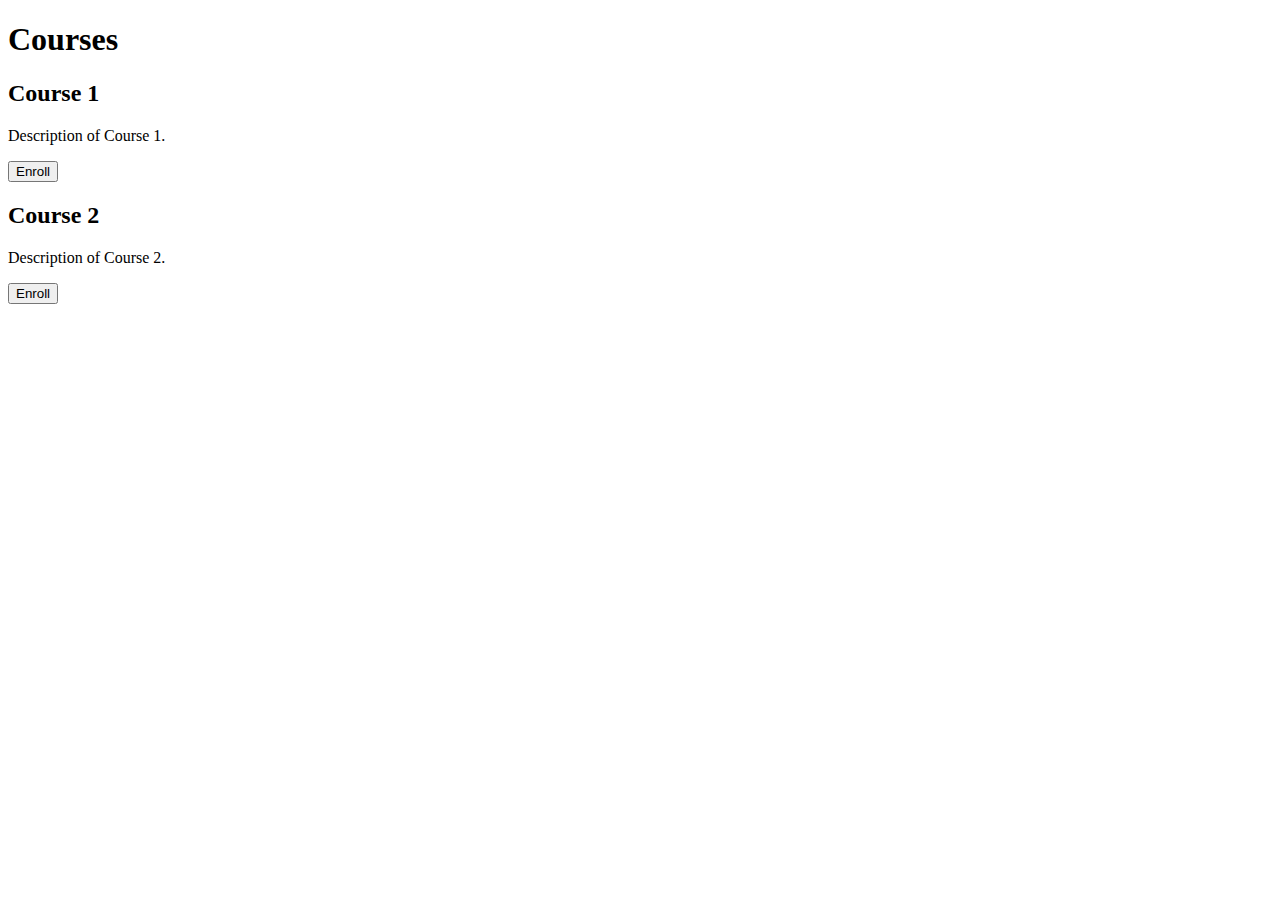
<file: courses.html>
<!DOCTYPE html>
<html lang="en">
<head>
    <meta charset="UTF-8">
    <meta name="viewport" content="width=device-width, initial-scale=1.0">
    <title>Document</title>
</head>
<body>
    <header class="bg-gray-800 text-white p-4">
        <h1 class="text-2xl font-bold">Courses</h1>
    </header>

    <main class="p-4">
        <div class="grid grid-cols-1 md:grid-cols-2 lg:grid-cols-3 gap-4">
            <div class="bg-white p-6 rounded-lg shadow-lg">
                <h2 class="text-xl font-semibold mb-2">Course 1</h2>
                <p class="text-gray-700">Description of Course 1.</p>
                <button class="mt-4 bg-blue-600 text-white px-4 py-2 rounded hover:bg-blue-700">Enroll</button>
            </div>
            <div class="bg-white p-6 rounded-lg shadow-lg">
                <h2 class="text-xl font-semibold mb-2">Course 2</h2>
                <p class="text-gray-700">Description of Course 2.</p>
                <button class="mt-4 bg-blue-600 text-white px-4 py-2 rounded hover:bg-blue-700">Enroll</button>
        

</body>
</html>
</file>
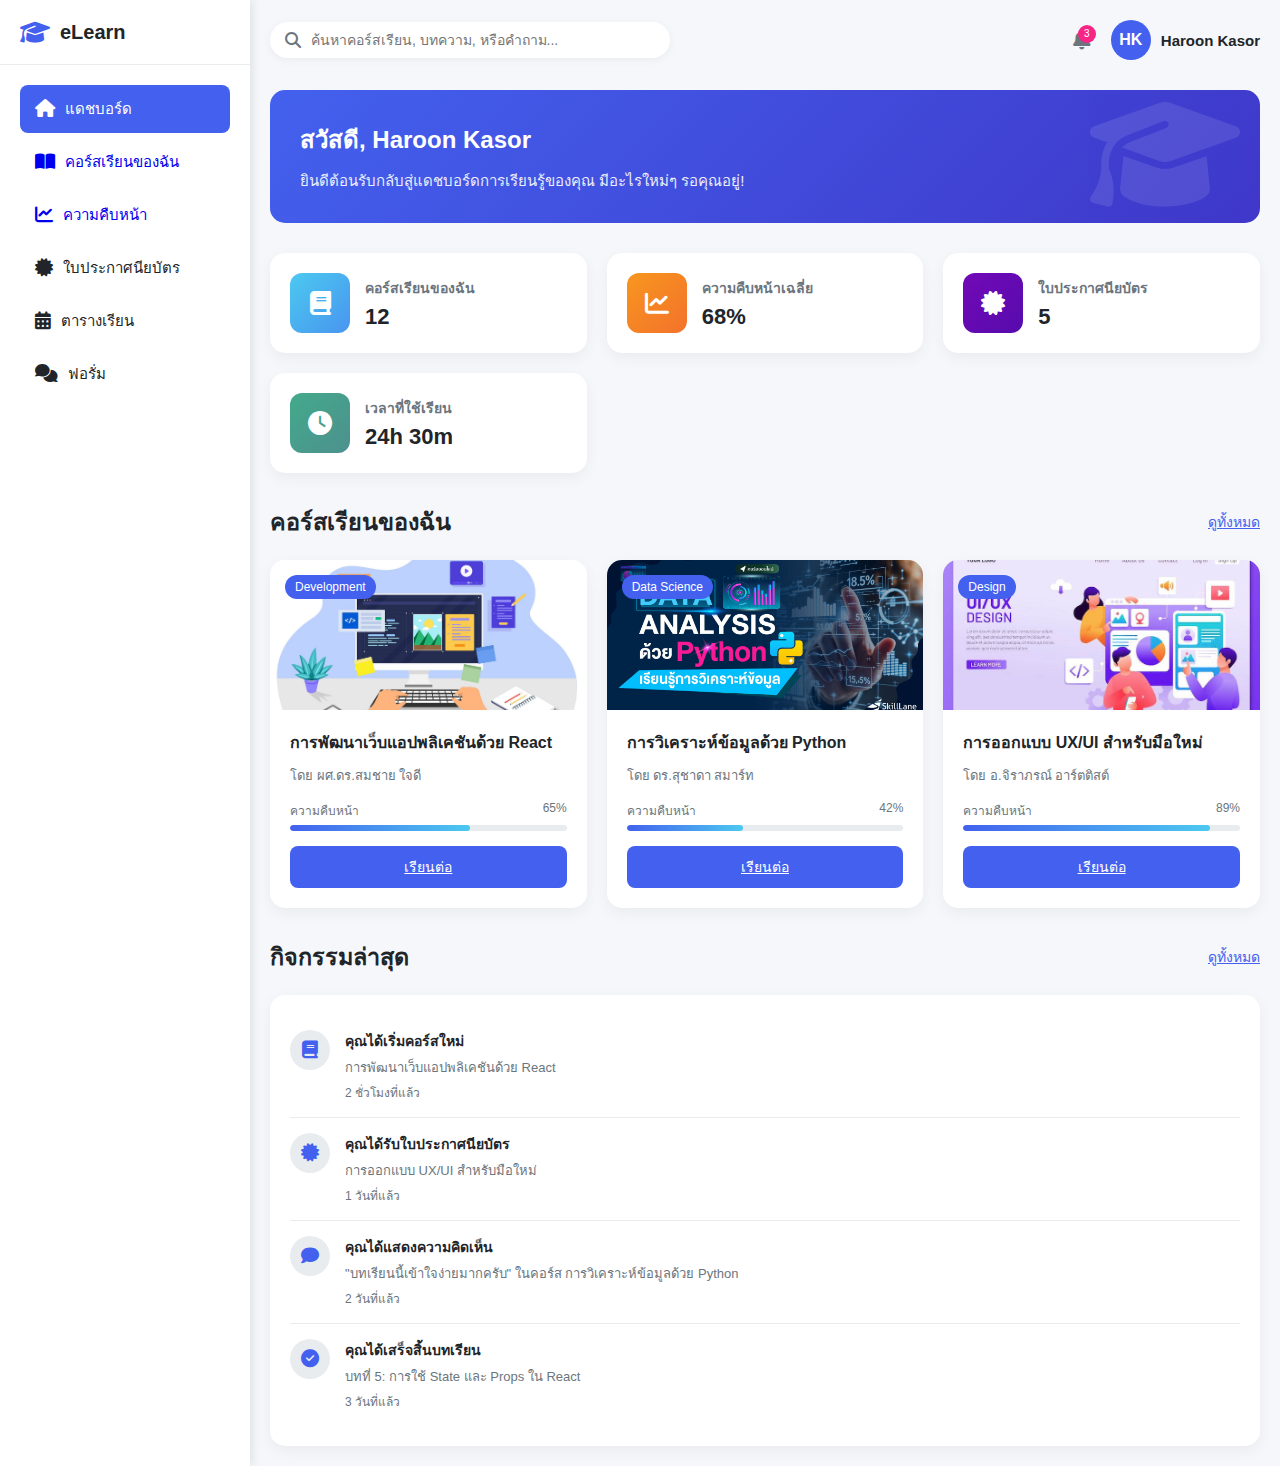
<file: dashboard.html>
<!DOCTYPE html>
<html lang="th">
<head>
    <meta charset="UTF-8">
    <meta name="viewport" content="width=device-width, initial-scale=1.0">
    <title>Dashboard eLearning</title>
    <link rel="stylesheet" href="https://cdnjs.cloudflare.com/ajax/libs/font-awesome/6.4.0/css/all.min.css">
    <style>
        :root {
            --primary: #4361ee;
            --primary-dark: #3a56d4;
            --secondary: #3f37c9;
            --light: #f8f9fa;
            --dark: #212529;
            --gray: #6c757d;
            --light-gray: #e9ecef;
            --success: #4cc9f0;
            --warning: #f8961e;
            --danger: #f72585;
        }

        * {
            margin: 0;
            padding: 0;
            box-sizing: border-box;
            font-family: 'Segoe UI', Tahoma, Geneva, Verdana, sans-serif;
        }

        body {
            background-color: #f5f7fb;
            color: var(--dark);
        }

        .dashboard {
            display: grid;
            grid-template-columns: 250px 1fr;
            min-height: 100vh;
        }

        /* Sidebar */
        .sidebar {
            background: white;
            box-shadow: 2px 0 10px rgba(0, 0, 0, 0.1);
            padding: 20px 0;
        }

        .logo {
            display: flex;
            align-items: center;
            padding: 0 20px 20px;
            margin-bottom: 20px;
            border-bottom: 1px solid var(--light-gray);
        }

        .logo i {
            font-size: 24px;
            color: var(--primary);
            margin-right: 10px;
        }

        .logo h1 {
            font-size: 20px;
            font-weight: 700;
        }

        .menu {
            padding: 0 20px;
        }

        .menu-item {
            display: flex;
            align-items: center;
            padding: 12px 15px;
            margin-bottom: 5px;
            border-radius: 8px;
            cursor: pointer;
            transition: all 0.3s;
            text-decoration: none;
        }

        .menu-item:hover {
            background-color: var(--light-gray);
        }

        .menu-item.active {
            background-color: var(--primary);
            color: white;
        }

        .menu-item i {
            margin-right: 10px;
            font-size: 18px;
        }

        .menu-item span {
            font-size: 15px;
            font-weight: 500;
        }

        /* Main Content */
        .main-content {
            padding: 20px;
        }

        /* Top Bar */
        .top-bar {
            display: flex;
            justify-content: space-between;
            align-items: center;
            margin-bottom: 30px;
        }

        .search-bar {
            display: flex;
            align-items: center;
            background: white;
            padding: 10px 15px;
            border-radius: 30px;
            width: 400px;
            box-shadow: 0 2px 10px rgba(0, 0, 0, 0.05);
        }

        .search-bar i {
            color: var(--gray);
            margin-right: 10px;
        }

        .search-bar input {
            border: none;
            outline: none;
            width: 100%;
            font-size: 14px;
        }

        .user-actions {
            display: flex;
            align-items: center;
        }

        .notification {
            position: relative;
            margin-right: 20px;
            cursor: pointer;
        }

        .notification i {
            font-size: 20px;
            color: var(--gray);
        }

        .notification-badge {
            position: absolute;
            top: -5px;
            right: -5px;
            background-color: var(--danger);
            color: white;
            width: 18px;
            height: 18px;
            border-radius: 50%;
            display: flex;
            align-items: center;
            justify-content: center;
            font-size: 10px;
        }

        .user-profile {
            display: flex;
            align-items: center;
            position: relative;
            cursor: pointer;
        }

        .user-avatar {
            width: 40px;
            height: 40px;
            border-radius: 50%;
            background-color: var(--primary);
            color: white;
            display: flex;
            align-items: center;
            justify-content: center;
            margin-right: 10px;
            font-weight: bold;
        }

        .user-name {
            font-weight: 600;
            font-size: 15px;
        }

        /* Dropdown Menu */
        .dropdown-menu {
            position: absolute;
            top: 100%;
            right: 0;
            background: white;
            border-radius: 8px;
            box-shadow: 0 5px 15px rgba(0, 0, 0, 0.1);
            width: 200px;
            z-index: 100;
            display: none;
            overflow: hidden;
            margin-top: 10px;
        }

        .user-profile:hover .dropdown-menu {
            display: block;
        }

        .dropdown-item {
            padding: 12px 15px;
            display: flex;
            align-items: center;
            transition: all 0.3s;
            cursor: pointer;
        }

        .dropdown-item:hover {
            background-color: var(--light-gray);
        }

        .dropdown-item i {
            margin-right: 10px;
            color: var(--gray);
            width: 20px;
            text-align: center;
        }

        .dropdown-divider {
            height: 1px;
            background-color: var(--light-gray);
            margin: 5px 0;
        }

        /* Dashboard Content */
        .welcome-banner {
            background: linear-gradient(135deg, var(--primary), var(--secondary));
            color: white;
            padding: 30px;
            border-radius: 15px;
            margin-bottom: 30px;
            position: relative;
            overflow: hidden;
        }

        .welcome-banner h2 {
            font-size: 24px;
            margin-bottom: 10px;
        }

        .welcome-banner p {
            font-size: 15px;
            opacity: 0.9;
            max-width: 60%;
        }

        .welcome-banner .decoration {
            position: absolute;
            right: 20px;
            top: 50%;
            transform: translateY(-50%);
            font-size: 120px;
            opacity: 0.1;
        }

        /* Stats Cards */
        .stats-container {
            display: grid;
            grid-template-columns: repeat(auto-fit, minmax(250px, 1fr));
            gap: 20px;
            margin-bottom: 30px;
        }

        .stat-card {
            background: white;
            padding: 20px;
            border-radius: 15px;
            box-shadow: 0 5px 15px rgba(0, 0, 0, 0.05);
            display: flex;
            align-items: center;
        }

        .stat-icon {
            width: 60px;
            height: 60px;
            border-radius: 12px;
            display: flex;
            align-items: center;
            justify-content: center;
            margin-right: 15px;
            font-size: 24px;
            color: white;
        }

        .stat-icon.courses {
            background: linear-gradient(135deg, #4cc9f0, #4895ef);
        }

        .stat-icon.progress {
            background: linear-gradient(135deg, #f8961e, #f3722c);
        }

        .stat-icon.certificates {
            background: linear-gradient(135deg, #7209b7, #560bad);
        }

        .stat-icon.time {
            background: linear-gradient(135deg, #43aa8b, #4d908e);
        }

        .stat-info h3 {
            font-size: 14px;
            color: var(--gray);
            margin-bottom: 5px;
        }

        .stat-info p {
            font-size: 22px;
            font-weight: 700;
        }

        /* Courses Section */
        .section-title {
            font-size: 20px;
            font-weight: 600;
            margin-bottom: 20px;
            display: flex;
            justify-content: space-between;
            align-items: center;
        }

        .section-title a {
            font-size: 14px;
            color: var(--primary);
            font-weight: 500;
        }

        .courses-container {
            display: grid;
            grid-template-columns: repeat(auto-fill, minmax(300px, 1fr));
            gap: 20px;
            margin-bottom: 30px;
        }

        .course-card {
            background: white;
            border-radius: 15px;
            overflow: hidden;
            box-shadow: 0 5px 15px rgba(0, 0, 0, 0.05);
            transition: transform 0.3s;
        }

        .course-card:hover {
            transform: translateY(-5px);
        }

        .course-thumbnail {
            height: 150px;
            background-color: var(--light-gray);
            position: relative;
            display: flex;
            align-items: center;
            justify-content: center;
            color: var(--gray);
        }

        .course-category {
            position: absolute;
            top: 15px;
            left: 15px;
            background-color: var(--primary);
            color: white;
            padding: 5px 10px;
            border-radius: 20px;
            font-size: 12px;
            font-weight: 500;
        }

        .course-info {
            padding: 20px;
        }

        .course-title {
            font-size: 16px;
            font-weight: 600;
            margin-bottom: 10px;
        }

        .course-instructor {
            font-size: 13px;
            color: var(--gray);
            margin-bottom: 15px;
        }

        .course-progress {
            margin-bottom: 15px;
        }

        .progress-text {
            display: flex;
            justify-content: space-between;
            font-size: 12px;
            color: var(--gray);
            margin-bottom: 5px;
        }

        .progress-bar {
            height: 6px;
            background-color: var(--light-gray);
            border-radius: 3px;
            overflow: hidden;
        }

        .progress-fill {
            height: 100%;
            background: linear-gradient(90deg, var(--primary), var(--success));
            border-radius: 3px;
            width: 65%;
        }

        .course-action {
            display: block;
            text-align: center;
            background-color: var(--primary);
            color: white;
            padding: 10px;
            border-radius: 8px;
            font-weight: 500;
            font-size: 14px;
            transition: background-color 0.3s;
        }

        .course-action:hover {
            background-color: var(--primary-dark);
        }

        /* Recent Activity */
        .activity-container {
            background: white;
            border-radius: 15px;
            padding: 20px;
            box-shadow: 0 5px 15px rgba(0, 0, 0, 0.05);
        }

        .activity-item {
            display: flex;
            padding: 15px 0;
            border-bottom: 1px solid var(--light-gray);
        }

        .activity-item:last-child {
            border-bottom: none;
        }

        .activity-icon {
            width: 40px;
            height: 40px;
            border-radius: 50%;
            background-color: var(--light-gray);
            display: flex;
            align-items: center;
            justify-content: center;
            margin-right: 15px;
            color: var(--primary);
            font-size: 18px;
        }

        .activity-content h4 {
            font-size: 14px;
            margin-bottom: 5px;
        }

        .activity-content p {
            font-size: 13px;
            color: var(--gray);
        }

        .activity-time {
            font-size: 12px;
            color: var(--gray);
            margin-top: 5px;
        }

        /* Responsive */
        @media (max-width: 992px) {
            .dashboard {
                grid-template-columns: 70px 1fr;
            }

            .logo h1, .menu-item span {
                display: none;
            }

            .logo {
                justify-content: center;
                padding: 0 0 20px;
            }

            .menu-item {
                justify-content: center;
                padding: 15px;
            }

            .menu-item i {
                margin-right: 0;
            }

            .search-bar {
                width: 300px;
            }
        }

        @media (max-width: 768px) {
            .dashboard {
                grid-template-columns: 1fr;
            }

            .sidebar {
                display: none;
            }

            .welcome-banner p {
                max-width: 100%;
            }

            .welcome-banner .decoration {
                display: none;
            }
        }

        @media (max-width: 576px) {
            .top-bar {
                flex-direction: column;
                align-items: flex-start;
            }

            .search-bar {
                width: 100%;
                margin-bottom: 15px;
            }

            .user-actions {
                width: 100%;
                justify-content: space-between;
            }

            .stats-container {
                grid-template-columns: 1fr 1fr;
            }

            .courses-container {
                grid-template-columns: 1fr;
            }
            
        }
    </style>
</head>
<body>
    <div class="dashboard">
        <!-- Sidebar -->
        <div class="sidebar">
            <div class="logo">
                <i class="fas fa-graduation-cap"></i>
                <h1>eLearn</h1>
            </div>

            <div class="menu">
                <div class="menu-item active">
                    <i class="fas fa-home"></i>
                    <span>แดชบอร์ด</span>
                </div>
                <a class="menu-item" href="/courses.html">
                    <i class="fas fa-book-open"></i>
                    <span>คอร์สเรียนของฉัน</span>
                </a>
                <a class="menu-item" href="/progress.html">
                    <i class="fas fa-chart-line"></i>
                    <span>ความคืบหน้า</span>
                </a>
                <a class="menu-item">
                    <i class="fas fa-certificate"></i>
                    <span>ใบประกาศนียบัตร</span>
                </a>
                <a class="menu-item">
                    <i class="fas fa-calendar-alt"></i>
                    <span>ตารางเรียน</span>
                </a>
                <a class="menu-item">
                    <i class="fas fa-comments"></i>
                    <span>ฟอรั่ม</span>
                </a>
                
            </div>
        </div>

        
        <div class="main-content">
            
            <div class="top-bar">
                <div class="search-bar">
                    <i class="fas fa-search"></i>
                    <input type="text" placeholder="ค้นหาคอร์สเรียน, บทความ, หรือคำถาม...">
                </div>

                <div class="user-actions">
                    <div class="notification">
                        <i class="fas fa-bell"></i>
                        <div class="notification-badge">3</div>
                    </div>

                    <div class="user-profile">
                        <div class="user-avatar">HK</div>
                        <div class="user-name">Haroon Kasor</div>
                        <div class="dropdown-menu">
                            <div class="dropdown-item" onclick="window.location.href='#';">
                                <i class="fas fa-user"></i>
                                <span>โปรไฟล์</span>
                            </div>
                            <div class="dropdown-item" onclick="window.location.href='#';">
                                <i class="fas fa-cog"></i>
                                <span>การตั้งค่า</span>
                            </div>
                            <div class="dropdown-divider"></div>
                            <div class="dropdown-item" onclick="window.location.href='index.html';">
                                <i class="fas fa-sign-out-alt"></i>
                                <span>ออกจากระบบ</span>
                            </div>
                        </div>
                    </div>
                </div>
            </div>

            
            <div class="welcome-banner">
                <h2>สวัสดี, Haroon Kasor</h2>
                <p>ยินดีต้อนรับกลับสู่แดชบอร์ดการเรียนรู้ของคุณ มีอะไรใหม่ๆ รอคุณอยู่!</p>
                <div class="decoration">
                    <i class="fas fa-graduation-cap"></i>
                </div>
            </div>

            
            <div class="stats-container">
                <div class="stat-card">
                    <div class="stat-icon courses">
                        <i class="fas fa-book"></i>
                    </div>
                    <div class="stat-info">
                        <h3>คอร์สเรียนของฉัน</h3>
                        <p>12</p>
                    </div>
                </div>

                <div class="stat-card">
                    <div class="stat-icon progress">
                        <i class="fas fa-chart-line"></i>
                    </div>
                    <div class="stat-info">
                        <h3>ความคืบหน้าเฉลี่ย</h3>
                        <p>68%</p>
                    </div>
                </div>

                <div class="stat-card">
                    <div class="stat-icon certificates">
                        <i class="fas fa-certificate"></i>
                    </div>
                    <div class="stat-info">
                        <h3>ใบประกาศนียบัตร</h3>
                        <p>5</p>
                    </div>
                </div>

                <div class="stat-card">
                    <div class="stat-icon time">
                        <i class="fas fa-clock"></i>
                    </div>
                    <div class="stat-info">
                        <h3>เวลาที่ใช้เรียน</h3>
                        <p>24h 30m</p>
                    </div>
                </div>
            </div>

            <!-- Courses Section -->
            <div class="section-title">
                <h3>คอร์สเรียนของฉัน</h3>
                <a href="#">ดูทั้งหมด</a>
            </div>

            <div class="courses-container">
                <div class="course-card">
                    <div class="course-thumbnail">
                        <img src="image/Thumbnail1.jpg" alt="Course Thumbnail" style="width: 100%; height: 100%; object-fit: cover;">
                        <div class="course-category">Development</div>
                       
                    </div>
                    <div class="course-info">
                        <h3 class="course-title">การพัฒนาเว็บแอปพลิเคชันด้วย React</h3>
                        <p class="course-instructor">โดย ผศ.ดร.สมชาย ใจดี</p>
                        
                        <div class="course-progress">
                            <div class="progress-text">
                                <span>ความคืบหน้า</span>
                                <span>65%</span>
                            </div>
                            <div class="progress-bar">
                                <div class="progress-fill" style="width: 65%"></div>
                            </div>
                        </div>

                        <a href="http://203.151.20.211/dcce/%E0%B8%AA%E0%B8%B7%E0%B9%88%E0%B8%AD/%E0%B8%AB%E0%B8%A5%E0%B8%B1%E0%B8%81%E0%B8%AA%E0%B8%B9%E0%B8%95%E0%B8%A3%20%E0%B8%81%E0%B8%B2%E0%B8%A3%E0%B9%80%E0%B8%A5%E0%B8%B5%E0%B9%89%E0%B8%A2%E0%B8%87%E0%B8%AB%E0%B8%99%E0%B8%AD%E0%B8%99%20BSF%20%E0%B9%83%E0%B8%99%E0%B8%81%E0%B8%B2%E0%B8%A3%E0%B8%88%E0%B8%B1%E0%B8%94%E0%B8%81%E0%B8%B2%E0%B8%A3%E0%B8%82%E0%B8%A2%E0%B8%B0%E0%B8%AD%E0%B8%B4%E0%B8%99%E0%B8%97%E0%B8%A3%E0%B8%B5%E0%B8%A2%E0%B9%8C%E0%B8%AD%E0%B8%A2%E0%B9%88%E0%B8%B2%E0%B8%87%E0%B8%87%E0%B9%88%E0%B8%B2%E0%B8%A2/index.html" class="course-action">เรียนต่อ</a>
                    </div>
                </div>

                <div class="course-card">
                    <div class="course-thumbnail">
                       <img src="image/Thumbnail2.jpg" alt="Course Thumbnail" style="width: 100%; height: 100%; object-fit: cover;">
                        <div class="course-category">Data Science</div>
                    </div>
                    <div class="course-info">
                        <h3 class="course-title">การวิเคราะห์ข้อมูลด้วย Python</h3>
                        <p class="course-instructor">โดย ดร.สุชาดา สมาร์ท</p>
                        
                        <div class="course-progress">
                            <div class="progress-text">
                                <span>ความคืบหน้า</span>
                                <span>42%</span>
                            </div>
                            <div class="progress-bar">
                                <div class="progress-fill" style="width: 42%"></div>
                            </div>
                        </div>

                        <a href="http://203.151.20.211/dcce/%E0%B8%AA%E0%B8%B7%E0%B9%88%E0%B8%AD/%E0%B8%AB%E0%B8%A5%E0%B8%B1%E0%B8%81%E0%B8%AA%E0%B8%B9%E0%B8%95%E0%B8%A3%20%E0%B8%81%E0%B8%B2%E0%B8%A3%E0%B9%80%E0%B8%A5%E0%B8%B5%E0%B9%89%E0%B8%A2%E0%B8%87%E0%B8%AB%E0%B8%99%E0%B8%AD%E0%B8%99%20BSF%20%E0%B9%83%E0%B8%99%E0%B8%81%E0%B8%B2%E0%B8%A3%E0%B8%88%E0%B8%B1%E0%B8%94%E0%B8%81%E0%B8%B2%E0%B8%A3%E0%B8%82%E0%B8%A2%E0%B8%B0%E0%B8%AD%E0%B8%B4%E0%B8%99%E0%B8%97%E0%B8%A3%E0%B8%B5%E0%B8%A2%E0%B9%8C%E0%B8%AD%E0%B8%A2%E0%B9%88%E0%B8%B2%E0%B8%87%E0%B8%87%E0%B9%88%E0%B8%B2%E0%B8%A2/index.html" class="course-action">เรียนต่อ</a>
                    </div>
                </div>

                <div class="course-card">
                    <div class="course-thumbnail">
                       <img src="image/Thumbnail3.jpg" alt="Course Thumbnail" style="width: 100%; height: 100%; object-fit: cover;">
                        <div class="course-category">Design</div>
                    </div>
                    <div class="course-info">
                        <h3 class="course-title">การออกแบบ UX/UI สำหรับมือใหม่</h3>
                        <p class="course-instructor">โดย อ.จิราภรณ์ อาร์ตติสต์</p>
                        
                        <div class="course-progress">
                            <div class="progress-text">
                                <span>ความคืบหน้า</span>
                                <span>89%</span>
                            </div>
                            <div class="progress-bar">
                                <div class="progress-fill" style="width: 89%"></div>
                            </div>
                        </div>

                        <a href="http://203.151.20.211/dcce/%E0%B8%AA%E0%B8%B7%E0%B9%88%E0%B8%AD/%E0%B8%AB%E0%B8%A5%E0%B8%B1%E0%B8%81%E0%B8%AA%E0%B8%B9%E0%B8%95%E0%B8%A3%20%E0%B8%81%E0%B8%B2%E0%B8%A3%E0%B9%80%E0%B8%A5%E0%B8%B5%E0%B9%89%E0%B8%A2%E0%B8%87%E0%B8%AB%E0%B8%99%E0%B8%AD%E0%B8%99%20BSF%20%E0%B9%83%E0%B8%99%E0%B8%81%E0%B8%B2%E0%B8%A3%E0%B8%88%E0%B8%B1%E0%B8%94%E0%B8%81%E0%B8%B2%E0%B8%A3%E0%B8%82%E0%B8%A2%E0%B8%B0%E0%B8%AD%E0%B8%B4%E0%B8%99%E0%B8%97%E0%B8%A3%E0%B8%B5%E0%B8%A2%E0%B9%8C%E0%B8%AD%E0%B8%A2%E0%B9%88%E0%B8%B2%E0%B8%87%E0%B8%87%E0%B9%88%E0%B8%B2%E0%B8%A2/index.html" class="course-action">เรียนต่อ</a>
                    </div>
                </div>
            </div>

            <!-- Recent Activity -->
            <div class="section-title">
                <h3>กิจกรรมล่าสุด</h3>
                <a href="#">ดูทั้งหมด</a>
            </div>

            <div class="activity-container">
                <div class="activity-item">
                    <div class="activity-icon">
                        <i class="fas fa-book"></i>
                    </div>
                    <div class="activity-content">
                        <h4>คุณได้เริ่มคอร์สใหม่</h4>
                        <p>การพัฒนาเว็บแอปพลิเคชันด้วย React</p>
                        <div class="activity-time">2 ชั่วโมงที่แล้ว</div>
                    </div>
                </div>

                <div class="activity-item">
                    <div class="activity-icon">
                        <i class="fas fa-certificate"></i>
                    </div>
                    <div class="activity-content">
                        <h4>คุณได้รับใบประกาศนียบัตร</h4>
                        <p>การออกแบบ UX/UI สำหรับมือใหม่</p>
                        <div class="activity-time">1 วันที่แล้ว</div>
                    </div>
                </div>

                <div class="activity-item">
                    <div class="activity-icon">
                        <i class="fas fa-comment"></i>
                    </div>
                    <div class="activity-content">
                        <h4>คุณได้แสดงความคิดเห็น</h4>
                        <p>"บทเรียนนี้เข้าใจง่ายมากครับ" ในคอร์ส การวิเคราะห์ข้อมูลด้วย Python</p>
                        <div class="activity-time">2 วันที่แล้ว</div>
                    </div>
                </div>

                <div class="activity-item">
                    <div class="activity-icon">
                        <i class="fas fa-check-circle"></i>
                    </div>
                    <div class="activity-content">
                        <h4>คุณได้เสร็จสิ้นบทเรียน</h4>
                        <p>บทที่ 5: การใช้ State และ Props ใน React</p>
                        <div class="activity-time">3 วันที่แล้ว</div>
                    </div>
                </div>
            </div>
        </div>
    </div>
    
    <script>
        // Make dropdown menu stay open when clicking inside it
        document.querySelector('.dropdown-menu').addEventListener('click', function(e) {
            e.stopPropagation();
        });

        // Close dropdown when clicking outside
        document.addEventListener('click', function() {
            document.querySelector('.dropdown-menu').style.display = 'none';
        });

        // Toggle dropdown when clicking user profile
        document.querySelector('.user-profile').addEventListener('click', function(e) {
            e.stopPropagation();
            const dropdown = document.querySelector('.dropdown-menu');
            dropdown.style.display = dropdown.style.display === 'block' ? 'none' : 'block';
        });
    </script>
</body>
</html>
</file>
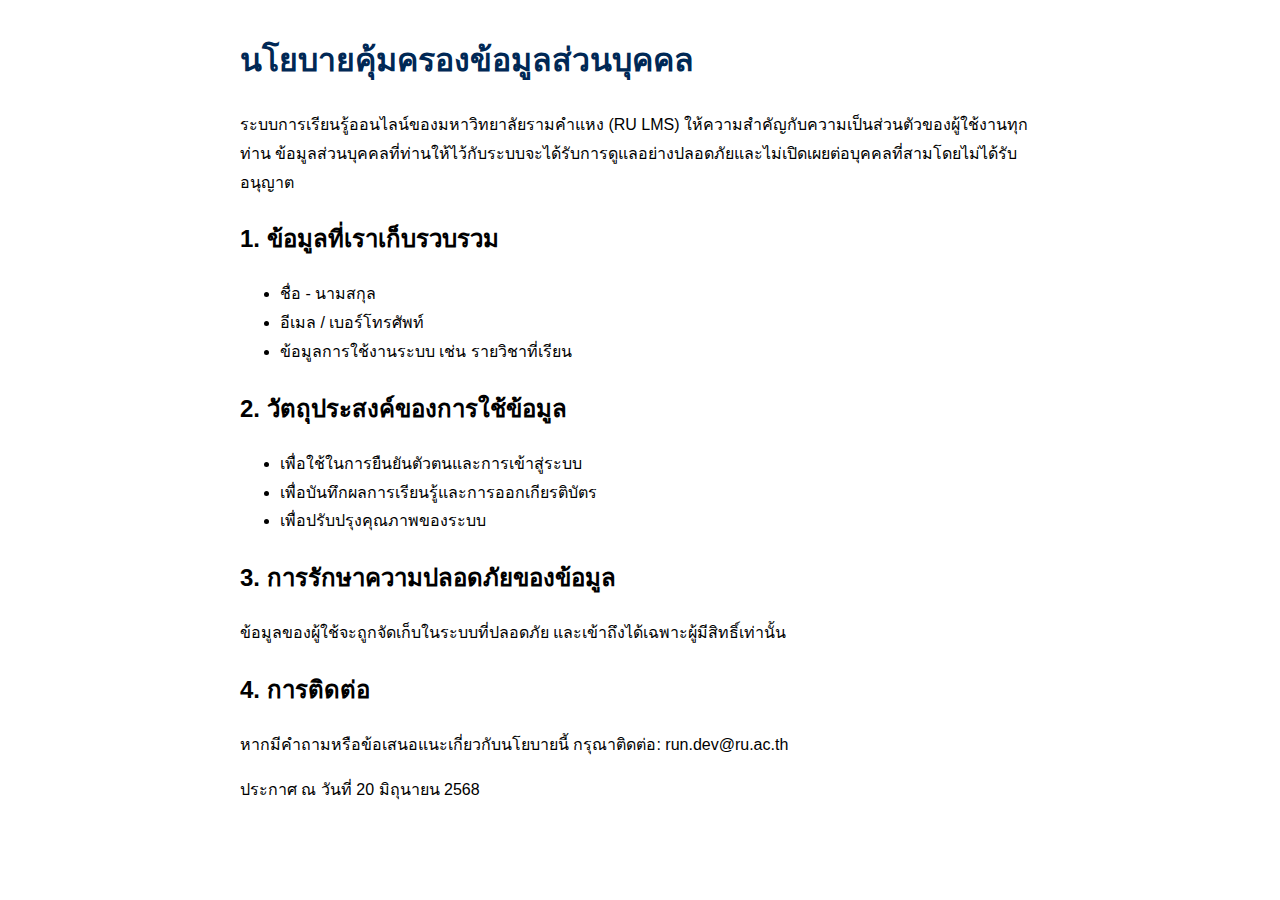
<file: privacy-policy.html>
<!DOCTYPE html>
<html lang="th">
<head>
  <meta charset="UTF-8">
  <meta name="viewport" content="width=device-width, initial-scale=1">
  <title>นโยบายคุ้มครองข้อมูลส่วนบุคคล | Skill Up</title>
  <style>
    body {
      font-family: 'Prompt', sans-serif;
      margin: 2rem;
      line-height: 1.8;
      max-width: 800px;
      margin-left: auto;
      margin-right: auto;
    }
    h1 {
      color: #002855;
    }
  </style>
</head>
<body>
  <h1>นโยบายคุ้มครองข้อมูลส่วนบุคคล</h1>

  <p>ระบบการเรียนรู้ออนไลน์ของมหาวิทยาลัยรามคำแหง (RU LMS) ให้ความสำคัญกับความเป็นส่วนตัวของผู้ใช้งานทุกท่าน ข้อมูลส่วนบุคคลที่ท่านให้ไว้กับระบบจะได้รับการดูแลอย่างปลอดภัยและไม่เปิดเผยต่อบุคคลที่สามโดยไม่ได้รับอนุญาต</p>

  <h2>1. ข้อมูลที่เราเก็บรวบรวม</h2>
  <ul>
    <li>ชื่อ - นามสกุล</li>
    <li>อีเมล / เบอร์โทรศัพท์ </li>
    <li>ข้อมูลการใช้งานระบบ เช่น รายวิชาที่เรียน</li>
  </ul>

  <h2>2. วัตถุประสงค์ของการใช้ข้อมูล</h2>
  <ul>
    <li>เพื่อใช้ในการยืนยันตัวตนและการเข้าสู่ระบบ</li>
    <li>เพื่อบันทึกผลการเรียนรู้และการออกเกียรติบัตร</li>
    <li>เพื่อปรับปรุงคุณภาพของระบบ</li>
  </ul>

  <h2>3. การรักษาความปลอดภัยของข้อมูล</h2>
  <p>ข้อมูลของผู้ใช้จะถูกจัดเก็บในระบบที่ปลอดภัย และเข้าถึงได้เฉพาะผู้มีสิทธิ์เท่านั้น</p>

  <h2>4. การติดต่อ</h2>
  <p>หากมีคำถามหรือข้อเสนอแนะเกี่ยวกับนโยบายนี้ กรุณาติดต่อ: run.dev@ru.ac.th</p>

  <p>ประกาศ ณ วันที่ 20 มิถุนายน 2568</p>
</body>
</html>
</file>
